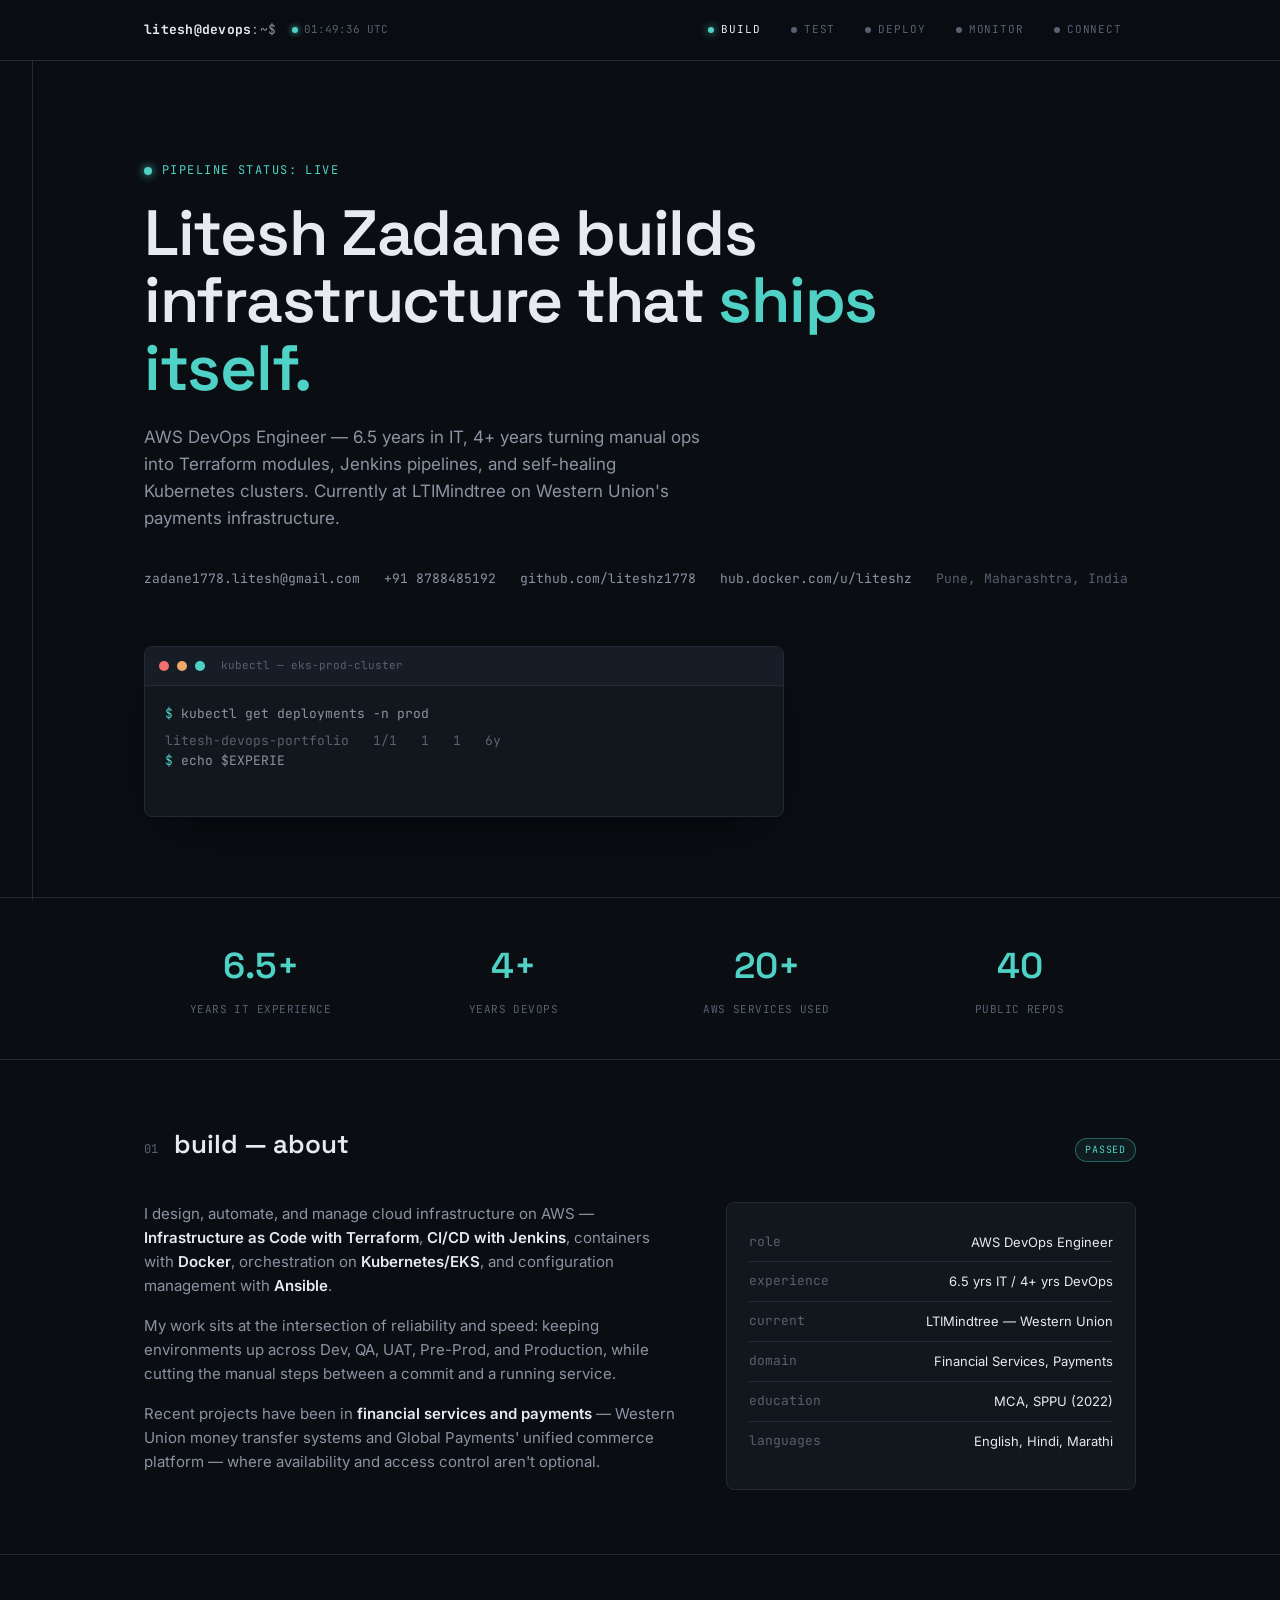
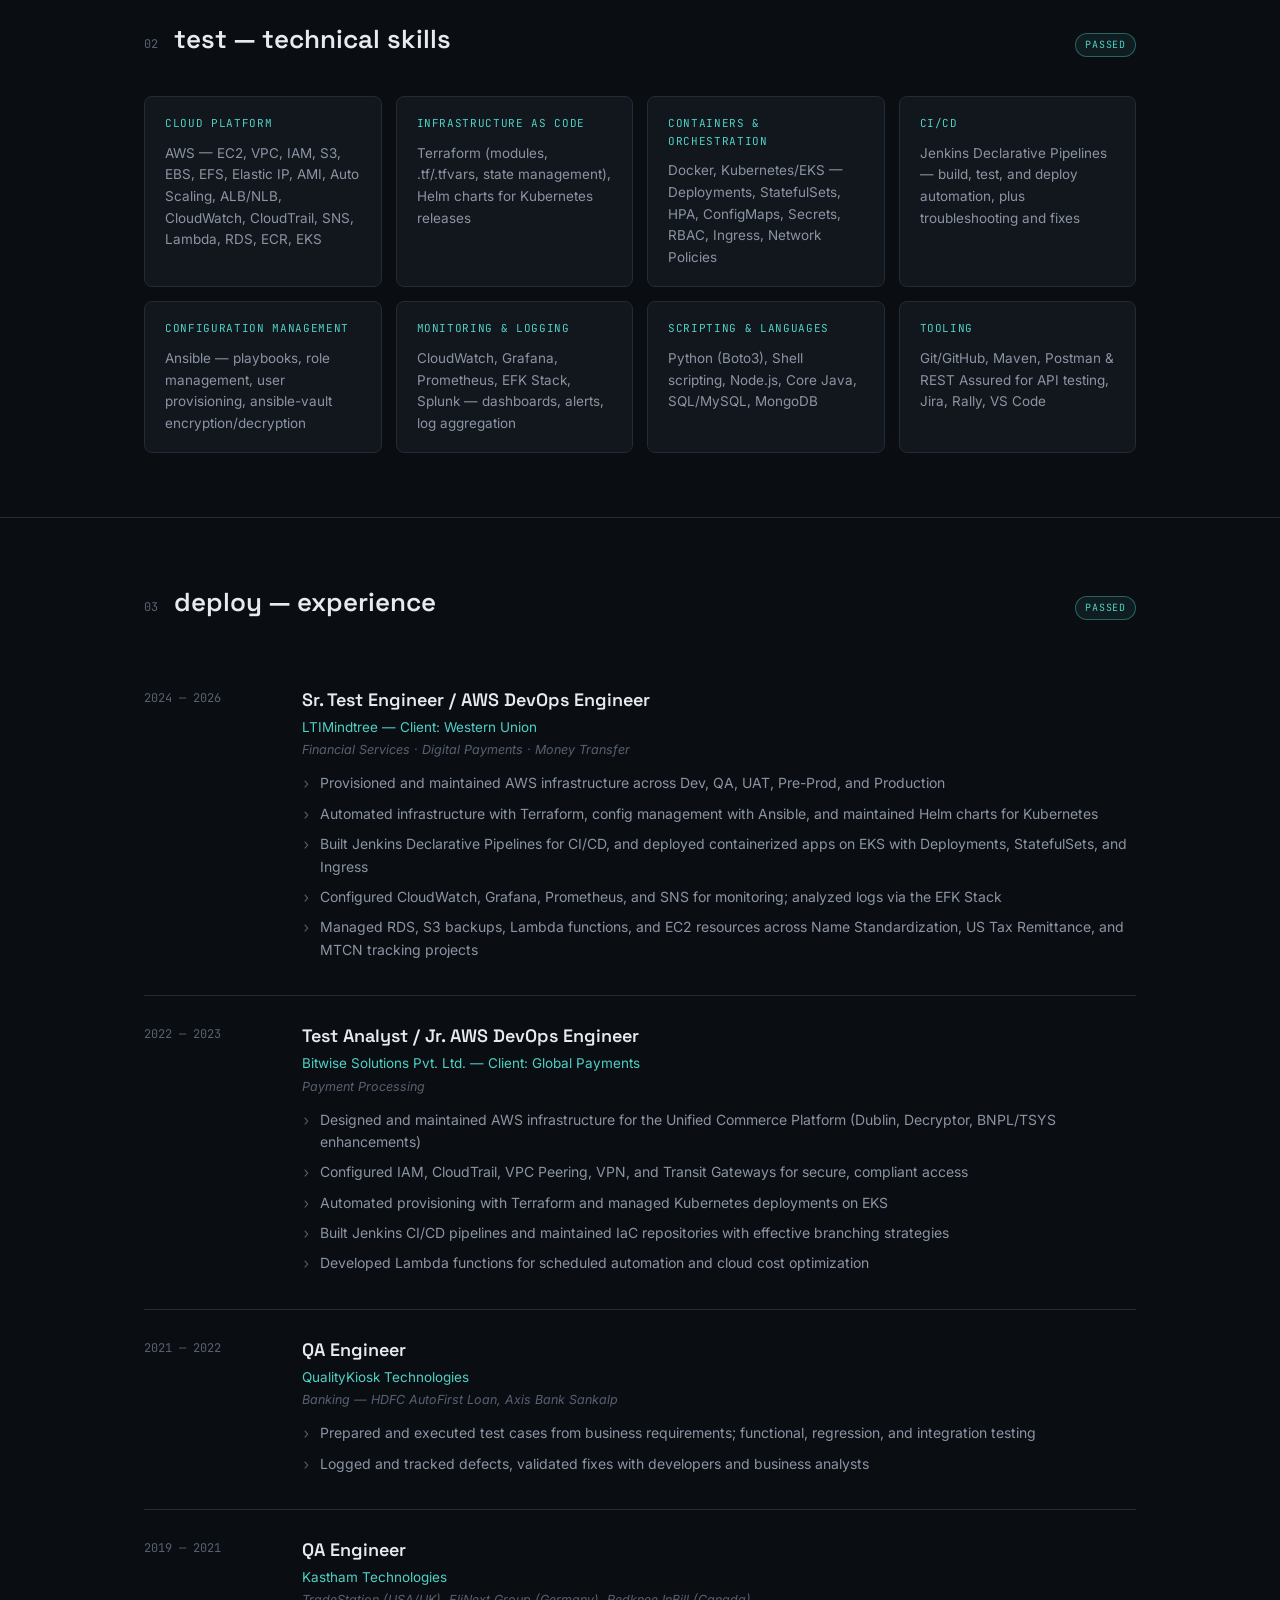
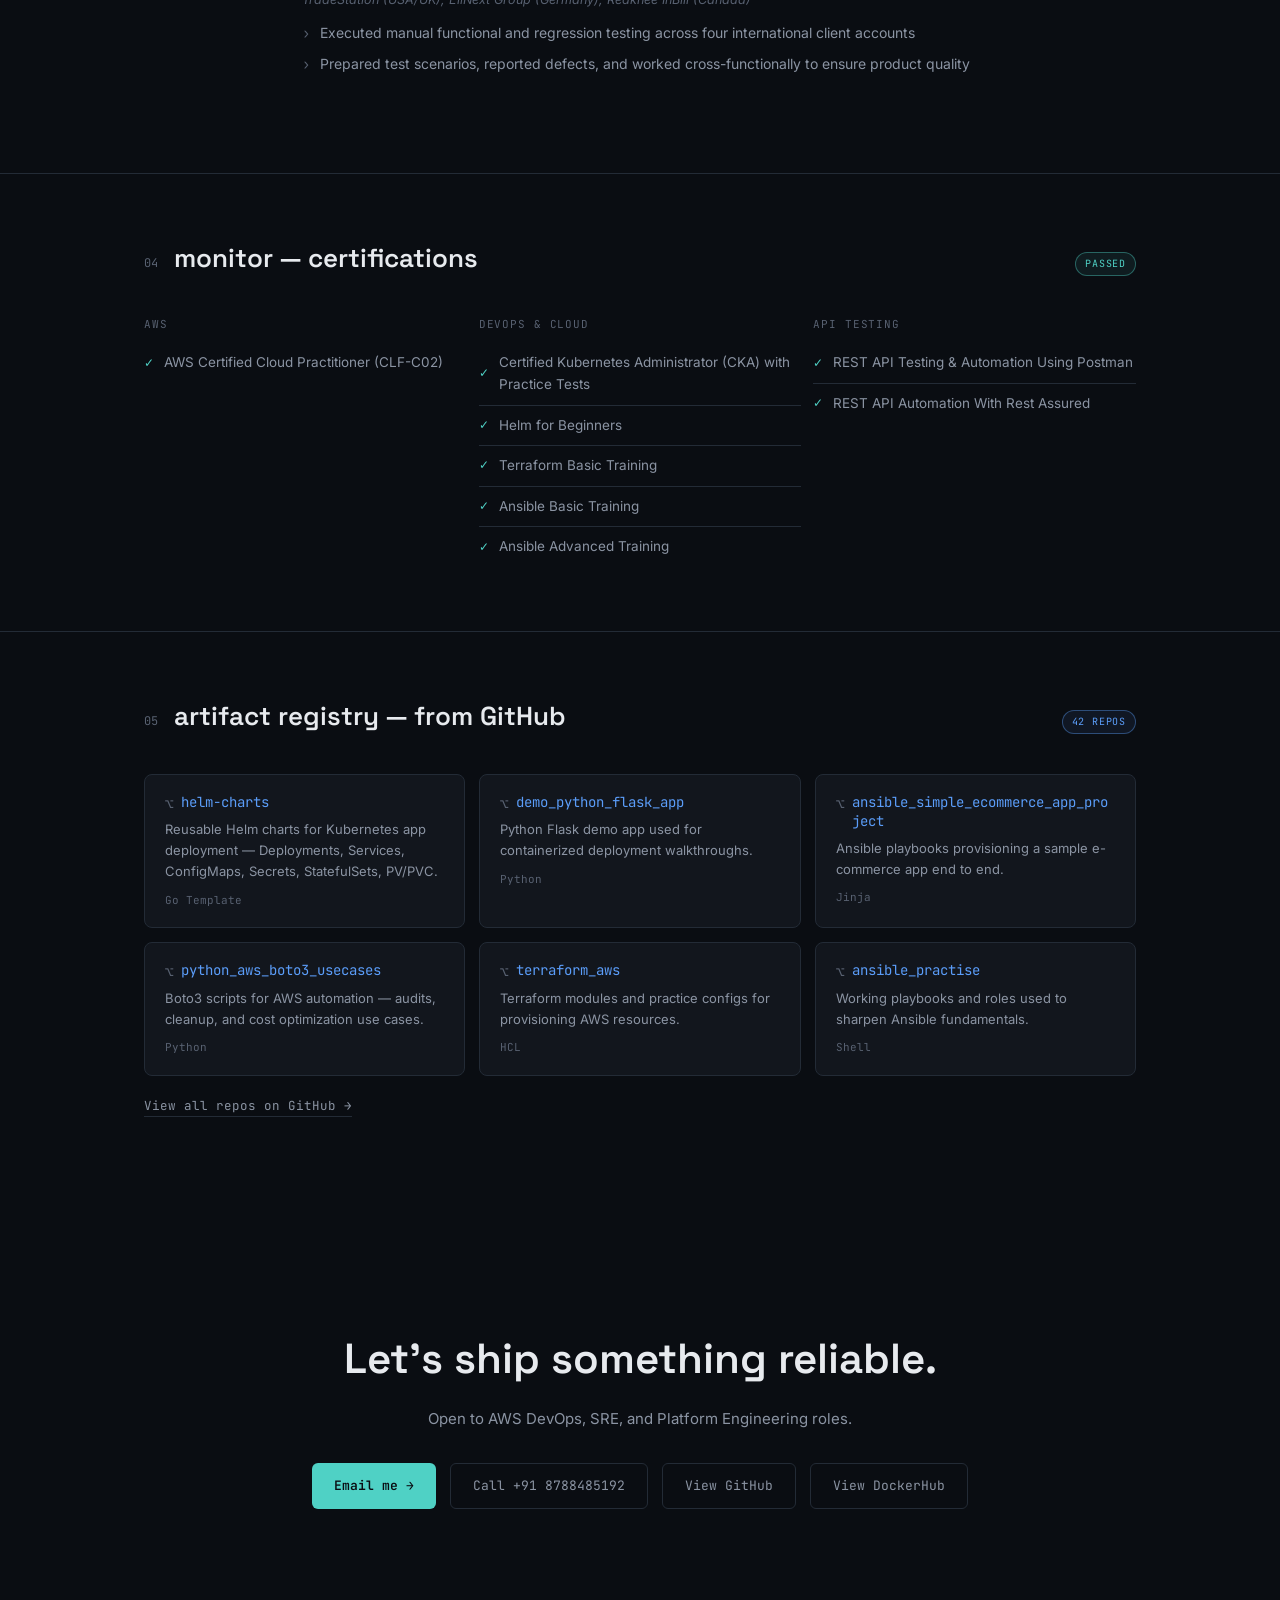
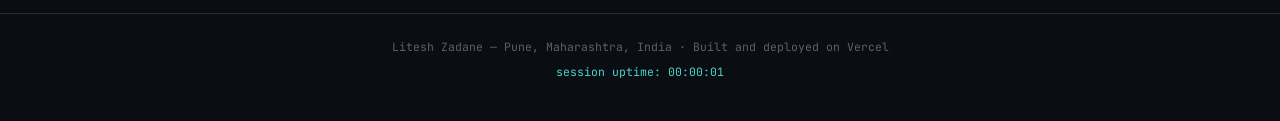
<file: index.html>
<!DOCTYPE html>
<html lang="en">
<head>
<meta charset="UTF-8">
<meta name="viewport" content="width=device-width, initial-scale=1.0">
<title>Litesh Zadane — AWS DevOps Engineer</title>
<meta name="description" content="Litesh Zadane, AWS DevOps Engineer. Infrastructure as Code, Kubernetes, CI/CD, and cloud automation.">
<link rel="preconnect" href="https://fonts.googleapis.com">
<link href="https://fonts.googleapis.com/css2?family=Space+Grotesk:wght@400;500;600;700&family=Inter:wght@400;500;600&family=JetBrains+Mono:wght@400;500;600&display=swap" rel="stylesheet">
<style>
  :root{
    --bg:#0A0D12;
    --surface:#12161D;
    --surface-alt:#171D26;
    --border:#232B36;
    --text:#E7EAEE;
    --text-dim:#8B94A3;
    --text-faint:#586171;
    --teal:#4FD1C5;
    --amber:#F0A868;
    --blue:#5B9DF9;
    --red:#F0716E;
    --display: 'Space Grotesk', sans-serif;
    --body: 'Inter', sans-serif;
    --mono: 'JetBrains Mono', monospace;
  }
  *{margin:0;padding:0;box-sizing:border-box;}
  html{scroll-behavior:smooth;}
  body{
    background:var(--bg);
    color:var(--text);
    font-family:var(--body);
    line-height:1.6;
    overflow-x:hidden;
  }
  a{color:inherit;text-decoration:none;}
  .wrap{max-width:1040px;margin:0 auto;padding:0 24px;}

  /* ---------- Pipeline nav ---------- */
  .pipeline-nav{
    position:sticky;top:0;z-index:100;
    background:rgba(10,13,18,0.88);
    backdrop-filter:blur(10px);
    border-bottom:1px solid var(--border);
  }
  .pipeline-nav .wrap{
    display:flex;align-items:center;justify-content:space-between;
    height:60px;
  }
  .brand-group{display:flex;align-items:center;gap:16px;}
  .brand{font-family:var(--mono);font-size:13px;color:var(--text-dim);letter-spacing:0.02em;}
  .brand b{color:var(--text);}
  .live-clock{
    font-family:var(--mono);font-size:11px;color:var(--text-faint);
    display:flex;align-items:center;gap:6px;
  }
  .live-clock .pulse-dot{
    width:6px;height:6px;border-radius:50%;background:var(--teal);
    box-shadow:0 0 6px var(--teal);animation:pulse 2s ease-in-out infinite;
  }
  .stages{display:flex;gap:2px;align-items:center;}
  .stage-link{
    font-family:var(--mono);font-size:11px;letter-spacing:0.08em;text-transform:uppercase;
    color:var(--text-faint);padding:8px 14px;border-radius:3px;
    display:flex;align-items:center;gap:7px;transition:color .2s;
    cursor:pointer;
  }
  .stage-link .dot{width:6px;height:6px;border-radius:50%;background:var(--text-faint);transition:background .3s,box-shadow .3s;}
  .stage-link.active{color:var(--text);}
  .stage-link.active .dot{background:var(--teal);box-shadow:0 0 8px var(--teal);}
  .stage-link:hover{color:var(--text);}
  @media (max-width:720px){
    .stage-link span.label{display:none;}
    .stages{gap:10px;}
    .live-clock{display:none;}
  }

  /* ---------- Vertical pipeline rail ---------- */
  .rail{
    position:fixed;left:32px;top:0;bottom:0;width:1px;
    background:var(--border);z-index:1;
    display:none;
  }
  @media (min-width:1120px){.rail{display:block;}}
  .rail-fill{
    position:absolute;left:0;top:0;width:1px;background:var(--teal);
    height:0%;transition:height .15s linear;
    box-shadow:0 0 10px var(--teal);
  }

  /* ---------- Hero ---------- */
  .hero{padding:100px 0 80px;position:relative;}
  .eyebrow{
    font-family:var(--mono);font-size:12px;color:var(--teal);
    letter-spacing:0.12em;text-transform:uppercase;margin-bottom:20px;
    display:flex;align-items:center;gap:10px;
  }
  .eyebrow::before{content:'';width:8px;height:8px;background:var(--teal);border-radius:50%;
    box-shadow:0 0 10px var(--teal);animation:pulse 2s ease-in-out infinite;}
  @keyframes pulse{0%,100%{opacity:1;}50%{opacity:0.4;}}
  h1{
    font-family:var(--display);font-size:clamp(38px,6vw,64px);font-weight:600;
    line-height:1.05;letter-spacing:-0.02em;max-width:820px;
  }
  h1 .accent{color:var(--teal);}
  .hero-sub{
    font-size:17px;color:var(--text-dim);max-width:560px;margin-top:22px;
  }
  .hero-meta{
    display:flex;flex-wrap:wrap;gap:24px;margin-top:36px;
    font-family:var(--mono);font-size:13px;color:var(--text-faint);
  }
  .hero-meta a{color:var(--text-dim);border-bottom:1px solid transparent;transition:.2s;}
  .hero-meta a:hover{color:var(--teal);border-color:var(--teal);}

  /* terminal */
  .terminal{
    margin-top:56px;background:var(--surface);border:1px solid var(--border);
    border-radius:8px;overflow:hidden;max-width:640px;
    box-shadow:0 20px 60px -20px rgba(0,0,0,0.6);
  }
  .term-bar{
    display:flex;align-items:center;gap:8px;padding:10px 14px;
    background:var(--surface-alt);border-bottom:1px solid var(--border);
  }
  .term-dot{width:10px;height:10px;border-radius:50%;}
  .term-bar .t1{background:#F0716E;}.term-bar .t2{background:#F0A868;}.term-bar .t3{background:#4FD1C5;}
  .term-title{font-family:var(--mono);font-size:11px;color:var(--text-faint);margin-left:8px;}
  .term-body{padding:18px 20px;font-family:var(--mono);font-size:13px;min-height:130px;}
  .term-line{color:var(--text-dim);margin-bottom:6px;}
  .term-line .prompt{color:var(--teal);}
  .term-out{color:var(--text-faint);white-space:pre;}
  .cursor{display:inline-block;width:7px;height:14px;background:var(--teal);vertical-align:middle;animation:blink 1s step-end infinite;}
  @keyframes blink{50%{opacity:0;}}

  /* ---------- Live stats ---------- */
  #stats{padding:40px 0;border-top:1px solid var(--border);}
  .stats-grid{
    display:grid;grid-template-columns:repeat(auto-fit,minmax(140px,1fr));
    gap:20px;text-align:center;
  }
  .stat-num{
    font-family:var(--display);font-size:36px;font-weight:600;color:var(--teal);
  }
  .stat-num.loading{
    font-family:var(--mono);font-size:13px;font-weight:500;color:var(--text-faint);
    letter-spacing:0;
  }
  .stat-label{
    font-family:var(--mono);font-size:11px;color:var(--text-faint);
    text-transform:uppercase;margin-top:6px;letter-spacing:0.04em;
  }

  /* ---------- Section shell ---------- */
  section{padding:64px 0;border-top:1px solid var(--border);position:relative;}
  .sec-head{display:flex;align-items:baseline;gap:16px;margin-bottom:36px;flex-wrap:wrap;}
  .sec-num{font-family:var(--mono);font-size:12px;color:var(--text-faint);}
  .sec-title{font-family:var(--display);font-size:26px;font-weight:600;}
  .status-chip{
    font-family:var(--mono);font-size:10px;letter-spacing:0.08em;text-transform:uppercase;
    padding:3px 9px;border-radius:100px;border:1px solid;margin-left:auto;
  }
  .status-chip.pass{color:var(--teal);border-color:rgba(79,209,197,0.4);background:rgba(79,209,197,0.08);}
  .status-chip.warn{color:var(--amber);border-color:rgba(240,168,104,0.4);background:rgba(240,168,104,0.08);}
  .status-chip.info{color:var(--blue);border-color:rgba(91,157,249,0.4);background:rgba(91,157,249,0.08);}

  /* ---------- About ---------- */
  .about-grid{display:grid;grid-template-columns:1.3fr 1fr;gap:48px;}
  @media (max-width:780px){.about-grid{grid-template-columns:1fr;}}
  .about-grid p{color:var(--text-dim);margin-bottom:16px;font-size:15px;}
  .about-grid p b{color:var(--text);font-weight:600;}
  .facts{background:var(--surface);border:1px solid var(--border);border-radius:8px;padding:20px 22px;}
  .fact-row{display:flex;justify-content:space-between;padding:9px 0;border-bottom:1px solid var(--border);font-size:13px;}
  .fact-row:last-child{border-bottom:none;}
  .fact-row .k{color:var(--text-faint);font-family:var(--mono);}
  .fact-row .v{color:var(--text);text-align:right;}

  /* ---------- Skills / architecture groups ---------- */
  .arch-grid{display:grid;grid-template-columns:repeat(auto-fit,minmax(230px,1fr));gap:14px;}
  .arch-card{
    background:var(--surface);border:1px solid var(--border);border-radius:8px;padding:18px 20px;
    transition:border-color .2s,transform .2s;
  }
  .arch-card:hover{border-color:var(--teal);transform:translateY(-2px);}
  .arch-card .arch-label{
    font-family:var(--mono);font-size:11px;color:var(--teal);letter-spacing:0.06em;
    text-transform:uppercase;margin-bottom:10px;display:block;
  }
  .arch-card p{font-size:13.5px;color:var(--text-dim);}

  /* ---------- Experience timeline ---------- */
  .exp-item{
    display:grid;grid-template-columns:130px 1fr;gap:28px;padding:26px 0;
    border-bottom:1px solid var(--border);
  }
  .exp-item:last-child{border-bottom:none;}
  @media (max-width:640px){.exp-item{grid-template-columns:1fr;gap:8px;}}
  .exp-time{font-family:var(--mono);font-size:12px;color:var(--text-faint);padding-top:3px;}
  .exp-role{font-family:var(--display);font-size:18px;font-weight:600;margin-bottom:2px;}
  .exp-org{font-size:13.5px;color:var(--teal);margin-bottom:2px;}
  .exp-domain{font-size:12.5px;color:var(--text-faint);margin-bottom:12px;font-style:italic;}
  .exp-list{list-style:none;}
  .exp-list li{
    position:relative;padding-left:18px;font-size:14px;color:var(--text-dim);margin-bottom:8px;
  }
  .exp-list li::before{content:'›';position:absolute;left:0;color:var(--text-faint);font-family:var(--mono);}

  /* ---------- Certifications ---------- */
  .cert-grid{display:grid;grid-template-columns:repeat(auto-fit,minmax(260px,1fr));gap:12px;}
  .cert-group-title{
    font-family:var(--mono);font-size:11px;color:var(--text-faint);text-transform:uppercase;
    letter-spacing:0.08em;margin-bottom:10px;
  }
  .cert-row{
    display:flex;align-items:center;gap:10px;padding:9px 0;font-size:13.5px;color:var(--text-dim);
    border-bottom:1px solid var(--border);
  }
  .cert-row:last-child{border-bottom:none;}
  .cert-check{color:var(--teal);font-family:var(--mono);font-size:12px;}
  a.cert-row{transition:color .2s;}
  a.cert-row:hover{color:var(--teal);}

  /* ---------- Repos / connect ---------- */
  .repo-grid{display:grid;grid-template-columns:repeat(auto-fit,minmax(240px,1fr));gap:14px;}
  .repo-card{
    display:block;background:var(--surface);border:1px solid var(--border);border-radius:8px;padding:18px 20px;
    transition:border-color .2s;
  }
  .repo-card:hover{border-color:var(--blue);}
  .repo-name{
    font-family:var(--mono);font-size:14px;color:var(--blue);margin-bottom:6px;
    display:flex;align-items:flex-start;gap:8px;
    overflow-wrap:anywhere;
    word-break:break-word;
    line-height:1.4;
  }
  .repo-name::before{content:'⌥';color:var(--text-faint);flex-shrink:0;margin-top:1px;}
  .repo-desc{font-size:13px;color:var(--text-dim);margin-bottom:10px;}
  .repo-lang{font-family:var(--mono);font-size:11px;color:var(--text-faint);}
  .repo-row-more{
    font-family:var(--mono);font-size:12.5px;color:var(--text-dim);
    border-bottom:1px solid var(--border);padding-bottom:2px;transition:.2s;
  }
  .repo-row-more:hover{color:var(--blue);border-color:var(--blue);}

  /* ---------- Contact / footer ---------- */
  .contact-cta{
    text-align:center;padding:80px 0 40px;
  }
  .contact-cta h2{font-family:var(--display);font-size:clamp(28px,4vw,42px);font-weight:600;margin-bottom:14px;}
  .contact-cta p{color:var(--text-dim);font-size:15px;margin-bottom:32px;}
  .cta-row{display:flex;gap:14px;justify-content:center;flex-wrap:wrap;}
  .btn{
    font-family:var(--mono);font-size:13px;padding:12px 22px;border-radius:6px;
    display:inline-flex;align-items:center;gap:8px;transition:.2s;
  }
  .btn-primary{background:var(--teal);color:#0A0D12;font-weight:600;}
  .btn-primary:hover{background:#6be0d5;}
  .btn-ghost{border:1px solid var(--border);color:var(--text-dim);}
  .btn-ghost:hover{border-color:var(--text-dim);color:var(--text);}

  footer{
    padding:24px 0 40px;text-align:center;font-family:var(--mono);
    font-size:11.5px;color:var(--text-faint);border-top:1px solid var(--border);
  }
  footer .uptime-line{margin-top:6px;color:var(--teal);}

  /* ---------- Back to top ---------- */
  .back-to-top{
    position:fixed;right:24px;bottom:24px;z-index:90;
    width:42px;height:42px;border-radius:8px;
    background:var(--surface);border:1px solid var(--border);
    color:var(--text-dim);font-family:var(--mono);font-size:16px;
    display:flex;align-items:center;justify-content:center;
    cursor:pointer;opacity:0;pointer-events:none;
    transform:translateY(8px);
    transition:opacity .25s,transform .25s,border-color .2s,color .2s;
  }
  .back-to-top.visible{opacity:1;pointer-events:auto;transform:translateY(0);}
  .back-to-top:hover{border-color:var(--teal);color:var(--teal);}
  @media (max-width:640px){
    .back-to-top{right:16px;bottom:16px;width:38px;height:38px;}
  }
</style>
</head>
<body>

<div class="rail"><div class="rail-fill" id="railFill"></div></div>

<nav class="pipeline-nav">
  <div class="wrap">
    <div class="brand-group">
      <div class="brand"><b>litesh@devops</b>:~$</div>
      <div class="live-clock">
        <span class="pulse-dot"></span>
        <span id="clockText">--:--:-- UTC</span>
      </div>
    </div>
    <div class="stages" id="stages">
      <a class="stage-link" data-target="about"><span class="dot"></span><span class="label">build</span></a>
      <a class="stage-link" data-target="skills"><span class="dot"></span><span class="label">test</span></a>
      <a class="stage-link" data-target="experience"><span class="dot"></span><span class="label">deploy</span></a>
      <a class="stage-link" data-target="certifications"><span class="dot"></span><span class="label">monitor</span></a>
      <a class="stage-link" data-target="contact"><span class="dot"></span><span class="label">connect</span></a>
    </div>
  </div>
</nav>

<header class="hero">
  <div class="wrap">
    <div class="eyebrow">pipeline status: live</div>
    <h1>Litesh Zadane builds infrastructure that<span class="accent"> ships itself.</span></h1>
    <p class="hero-sub">AWS DevOps Engineer — 6.5 years in IT, 4+ years turning manual ops into Terraform modules, Jenkins pipelines, and self-healing Kubernetes clusters. Currently at LTIMindtree on Western Union's payments infrastructure.</p>
    <div class="hero-meta">
		<a href="mailto:zadane1778.litesh@gmail.com">zadane1778.litesh@gmail.com</a>
		<a href="tel:+918788485192">+91 8788485192</a>
		<a href="https://github.com/liteshz1778" target="_blank" rel="noopener">github.com/liteshz1778</a>
		<a href="https://hub.docker.com/u/liteshz" target="_blank" rel="noopener">hub.docker.com/u/liteshz</a>
		<span>Pune, Maharashtra, India</span>
	</div>

    <div class="terminal">
      <div class="term-bar">
        <span class="term-dot t1"></span><span class="term-dot t2"></span><span class="term-dot t3"></span>
        <span class="term-title">kubectl — eks-prod-cluster</span>
      </div>
      <div class="term-body" id="termBody"></div>
    </div>
  </div>
</header>

<section id="stats">
  <div class="wrap">
    <div class="stats-grid">
      <div>
        <div class="stat-num" data-target="6.5" data-suffix="+" id="stat1">0</div>
        <div class="stat-label">years IT experience</div>
      </div>
      <div>
        <div class="stat-num" data-target="4" data-suffix="+" id="stat2">0</div>
        <div class="stat-label">years DevOps</div>
      </div>
      <div>
        <div class="stat-num" data-target="20" data-suffix="+" id="stat3">0</div>
        <div class="stat-label">AWS services used</div>
      </div>
      <div>
        <div class="stat-num loading" data-target="40" data-suffix="" id="stat4">Fetching…</div>
        <div class="stat-label">public repos</div>
      </div>
    </div>
  </div>
</section>

<section id="about">
  <div class="wrap">
    <div class="sec-head">
      <span class="sec-num">01</span>
      <span class="sec-title">build — about</span>
      <span class="status-chip pass">passed</span>
    </div>
    <div class="about-grid">
      <div>
        <p>I design, automate, and manage cloud infrastructure on AWS — <b>Infrastructure as Code with Terraform</b>, <b>CI/CD with Jenkins</b>, containers with <b>Docker</b>, orchestration on <b>Kubernetes/EKS</b>, and configuration management with <b>Ansible</b>.</p>
        <p>My work sits at the intersection of reliability and speed: keeping environments up across Dev, QA, UAT, Pre-Prod, and Production, while cutting the manual steps between a commit and a running service.</p>
        <p>Recent projects have been in <b>financial services and payments</b> — Western Union money transfer systems and Global Payments' unified commerce platform — where availability and access control aren't optional.</p>
      </div>
      <div class="facts">
        <div class="fact-row"><span class="k">role</span><span class="v">AWS DevOps Engineer</span></div>
        <div class="fact-row"><span class="k">experience</span><span class="v">6.5 yrs IT / 4+ yrs DevOps</span></div>
        <div class="fact-row"><span class="k">current</span><span class="v">LTIMindtree — Western Union</span></div>
        <div class="fact-row"><span class="k">domain</span><span class="v">Financial Services, Payments</span></div>
        <div class="fact-row"><span class="k">education</span><span class="v">MCA, SPPU (2022)</span></div>
        <div class="fact-row"><span class="k">languages</span><span class="v">English, Hindi, Marathi</span></div>
      </div>
    </div>
  </div>
</section>

<section id="skills">
  <div class="wrap">
    <div class="sec-head">
      <span class="sec-num">02</span>
      <span class="sec-title">test — technical skills</span>
      <span class="status-chip pass">passed</span>
    </div>
    <div class="arch-grid">
      <div class="arch-card">
        <span class="arch-label">Cloud Platform</span>
        <p>AWS — EC2, VPC, IAM, S3, EBS, EFS, Elastic IP, AMI, Auto Scaling, ALB/NLB, CloudWatch, CloudTrail, SNS, Lambda, RDS, ECR, EKS</p>
      </div>
      <div class="arch-card">
        <span class="arch-label">Infrastructure as Code</span>
        <p>Terraform (modules, .tf/.tfvars, state management), Helm charts for Kubernetes releases</p>
      </div>
      <div class="arch-card">
        <span class="arch-label">Containers & Orchestration</span>
        <p>Docker, Kubernetes/EKS — Deployments, StatefulSets, HPA, ConfigMaps, Secrets, RBAC, Ingress, Network Policies</p>
      </div>
      <div class="arch-card">
        <span class="arch-label">CI/CD</span>
        <p>Jenkins Declarative Pipelines — build, test, and deploy automation, plus troubleshooting and fixes</p>
      </div>
      <div class="arch-card">
        <span class="arch-label">Configuration Management</span>
        <p>Ansible — playbooks, role management, user provisioning, ansible-vault encryption/decryption</p>
      </div>
      <div class="arch-card">
        <span class="arch-label">Monitoring & Logging</span>
        <p>CloudWatch, Grafana, Prometheus, EFK Stack, Splunk — dashboards, alerts, log aggregation</p>
      </div>
      <div class="arch-card">
        <span class="arch-label">Scripting & Languages</span>
        <p>Python (Boto3), Shell scripting, Node.js, Core Java, SQL/MySQL, MongoDB</p>
      </div>
      <div class="arch-card">
        <span class="arch-label">Tooling</span>
        <p>Git/GitHub, Maven, Postman & REST Assured for API testing, Jira, Rally, VS Code</p>
      </div>
    </div>
  </div>
</section>

<section id="experience">
  <div class="wrap">
    <div class="sec-head">
      <span class="sec-num">03</span>
      <span class="sec-title">deploy — experience</span>
      <span class="status-chip pass">passed</span>
    </div>

    <div class="exp-item">
      <div class="exp-time">2024 — 2026</div>
      <div>
        <div class="exp-role">Sr. Test Engineer / AWS DevOps Engineer</div>
        <div class="exp-org">LTIMindtree — Client: Western Union</div>
        <div class="exp-domain">Financial Services · Digital Payments · Money Transfer</div>
        <ul class="exp-list">
          <li>Provisioned and maintained AWS infrastructure across Dev, QA, UAT, Pre-Prod, and Production</li>
          <li>Automated infrastructure with Terraform, config management with Ansible, and maintained Helm charts for Kubernetes</li>
          <li>Built Jenkins Declarative Pipelines for CI/CD, and deployed containerized apps on EKS with Deployments, StatefulSets, and Ingress</li>
          <li>Configured CloudWatch, Grafana, Prometheus, and SNS for monitoring; analyzed logs via the EFK Stack</li>
          <li>Managed RDS, S3 backups, Lambda functions, and EC2 resources across Name Standardization, US Tax Remittance, and MTCN tracking projects</li>
        </ul>
      </div>
    </div>

    <div class="exp-item">
      <div class="exp-time">2022 — 2023</div>
      <div>
        <div class="exp-role">Test Analyst / Jr. AWS DevOps Engineer</div>
        <div class="exp-org">Bitwise Solutions Pvt. Ltd. — Client: Global Payments</div>
        <div class="exp-domain">Payment Processing</div>
        <ul class="exp-list">
          <li>Designed and maintained AWS infrastructure for the Unified Commerce Platform (Dublin, Decryptor, BNPL/TSYS enhancements)</li>
          <li>Configured IAM, CloudTrail, VPC Peering, VPN, and Transit Gateways for secure, compliant access</li>
          <li>Automated provisioning with Terraform and managed Kubernetes deployments on EKS</li>
          <li>Built Jenkins CI/CD pipelines and maintained IaC repositories with effective branching strategies</li>
          <li>Developed Lambda functions for scheduled automation and cloud cost optimization</li>
        </ul>
      </div>
    </div>

    <div class="exp-item">
      <div class="exp-time">2021 — 2022</div>
      <div>
        <div class="exp-role">QA Engineer</div>
        <div class="exp-org">QualityKiosk Technologies</div>
        <div class="exp-domain">Banking — HDFC AutoFirst Loan, Axis Bank Sankalp</div>
        <ul class="exp-list">
          <li>Prepared and executed test cases from business requirements; functional, regression, and integration testing</li>
          <li>Logged and tracked defects, validated fixes with developers and business analysts</li>
        </ul>
      </div>
    </div>

    <div class="exp-item">
      <div class="exp-time">2019 — 2021</div>
      <div>
        <div class="exp-role">QA Engineer</div>
        <div class="exp-org">Kastham Technologies</div>
        <div class="exp-domain">TradeStation (USA/UK), EliNext Group (Germany), Redknee InBill (Canada)</div>
        <ul class="exp-list">
          <li>Executed manual functional and regression testing across four international client accounts</li>
          <li>Prepared test scenarios, reported defects, and worked cross-functionally to ensure product quality</li>
        </ul>
      </div>
    </div>
  </div>
</section>

<section id="certifications">
  <div class="wrap">
    <div class="sec-head">
      <span class="sec-num">04</span>
      <span class="sec-title">monitor — certifications</span>
      <span class="status-chip pass">passed</span>
    </div>
    <div class="cert-grid">
      <div>
        <div class="cert-group-title">AWS</div>
        <a class="cert-row" href="https://www.credly.com/badges/4b4a07da-2f17-4f1e-a7d3-8e8f2d9840f3/public_url" target="_blank" rel="noopener"><span class="cert-check">✓</span>AWS Certified Cloud Practitioner (CLF-C02)</a>
      </div>
      <div>
        <div class="cert-group-title">DevOps & Cloud</div>
		<a class="cert-row" href="https://drive.google.com/file/d/1OXgvT6BqFUJUmI0Ptsx9UCZpzEe6P09r/view?usp=sharing" target="_blank" rel="noopener"><span class="cert-check">✓</span>Certified Kubernetes Administrator (CKA) with Practice Tests</a>
        <a class="cert-row" href="https://drive.google.com/file/d/1za4R7vW9BiBj8br8CqwAgN-_w2k53ZOo/view?usp=sharing" target="_blank" rel="noopener"><span class="cert-check">✓</span>Helm for Beginners</a>
		<a class="cert-row" href="https://drive.google.com/file/d/1hFJfO7uy8Bmp5AzfwckwV6vWiZSdDafA/view?usp=sharing" target="_blank" rel="noopener"><span class="cert-check">✓</span>Terraform Basic Training</a>
        <a class="cert-row" href="https://drive.google.com/file/d/1JxCQ30G57xE5-FO89owgsiDf-6UsOGMl/view?usp=sharing" target="_blank" rel="noopener"><span class="cert-check">✓</span>Ansible Basic Training</a>
        <a class="cert-row" href="https://drive.google.com/file/d/1VId1SE8SGYMx5INRwm32GpGJWgmzpRpr/view?usp=sharing" target="_blank" rel="noopener"><span class="cert-check">✓</span>Ansible Advanced Training</a>
      </div>
      <div>
        <div class="cert-group-title">API Testing</div>
        <a class="cert-row" href="https://drive.google.com/file/d/1ZDgOKyPGfd_nFa-uc-7gtHqW1usqID0k/view?usp=sharing" target="_blank" rel="noopener"><span class="cert-check">✓</span>REST API Testing & Automation Using Postman</a>
        <a class="cert-row" href="https://drive.google.com/file/d/16E2eHr2bgScjb9_4tCHXx4Zk4_zFjn68/view?usp=sharing" target="_blank" rel="noopener"><span class="cert-check">✓</span>REST API Automation With Rest Assured</a>
      </div>
    </div>
  </div>
</section>

<section id="repos">
  <div class="wrap">
    <div class="sec-head">
      <span class="sec-num">05</span>
      <span class="sec-title">artifact registry — from GitHub</span>
      <span class="status-chip info" id="repoCountChip">42 repos</span>
    </div>
    <div class="repo-grid" id="repoGrid">
      <!-- Static fallback, shown only if the live GitHub API fetch fails or is rate-limited -->
      <a class="repo-card" href="https://github.com/liteshz1778/helm-charts" target="_blank" rel="noopener">
        <div class="repo-name">helm-charts</div>
        <div class="repo-desc">Reusable Helm charts for Kubernetes app deployment — Deployments, Services, ConfigMaps, Secrets, StatefulSets, PV/PVC.</div>
        <div class="repo-lang">Go Template</div>
      </a>
      <a class="repo-card" href="https://github.com/liteshz1778/demo_python_flask_app" target="_blank" rel="noopener">
        <div class="repo-name">demo_python_flask_app</div>
        <div class="repo-desc">Python Flask demo app used for containerized deployment walkthroughs.</div>
        <div class="repo-lang">Python</div>
      </a>
      <a class="repo-card" href="https://github.com/liteshz1778/ansible_simple_ecommerce_app_project" target="_blank" rel="noopener">
        <div class="repo-name">ansible_simple_ecommerce_app_project</div>
        <div class="repo-desc">Ansible playbooks provisioning a sample e-commerce app end to end.</div>
        <div class="repo-lang">Jinja</div>
      </a>
      <a class="repo-card" href="https://github.com/liteshz1778/python_aws_boto3_usecases" target="_blank" rel="noopener">
        <div class="repo-name">python_aws_boto3_usecases</div>
        <div class="repo-desc">Boto3 scripts for AWS automation — audits, cleanup, and cost optimization use cases.</div>
        <div class="repo-lang">Python</div>
      </a>
      <a class="repo-card" href="https://github.com/liteshz1778/terraform_aws" target="_blank" rel="noopener">
        <div class="repo-name">terraform_aws</div>
        <div class="repo-desc">Terraform modules and practice configs for provisioning AWS resources.</div>
        <div class="repo-lang">HCL</div>
      </a>
      <a class="repo-card" href="https://github.com/liteshz1778/ansible_practise" target="_blank" rel="noopener">
        <div class="repo-name">ansible_practise</div>
        <div class="repo-desc">Working playbooks and roles used to sharpen Ansible fundamentals.</div>
        <div class="repo-lang">Shell</div>
      </a>
    </div>
    <div style="margin-top:16px;">
      <a class="repo-row-more" href="https://github.com/liteshz1778?tab=repositories" target="_blank" rel="noopener">View all repos on GitHub →</a>
    </div>
  </div>
</section>

<section id="contact" style="border-top:none;">
  <div class="wrap contact-cta">
    <h2>Let's ship something reliable.</h2>
    <p>Open to AWS DevOps, SRE, and Platform Engineering roles.</p>
    <div class="cta-row">
      <a class="btn btn-primary" href="mailto:zadane1778.litesh@gmail.com">Email me →</a>
	  <a class="btn btn-ghost" href="tel:+918788485192">Call +91 8788485192</a>
      <a class="btn btn-ghost" href="https://github.com/liteshz1778" target="_blank" rel="noopener">View GitHub</a>
	  <a class="btn btn-ghost" href="https://hub.docker.com/u/liteshz" target="_blank" rel="noopener">View DockerHub</a>
    </div>
  </div>
</section>

<button class="back-to-top" id="backToTop" aria-label="Back to top">↑</button>

<footer>
  Litesh Zadane — Pune, Maharashtra, India · Built and deployed on Vercel
  <div class="uptime-line">session uptime: <span id="uptime">00:00:00</span></div>
</footer>

<script src="script.js"></script>
</body>
</html>
</file>
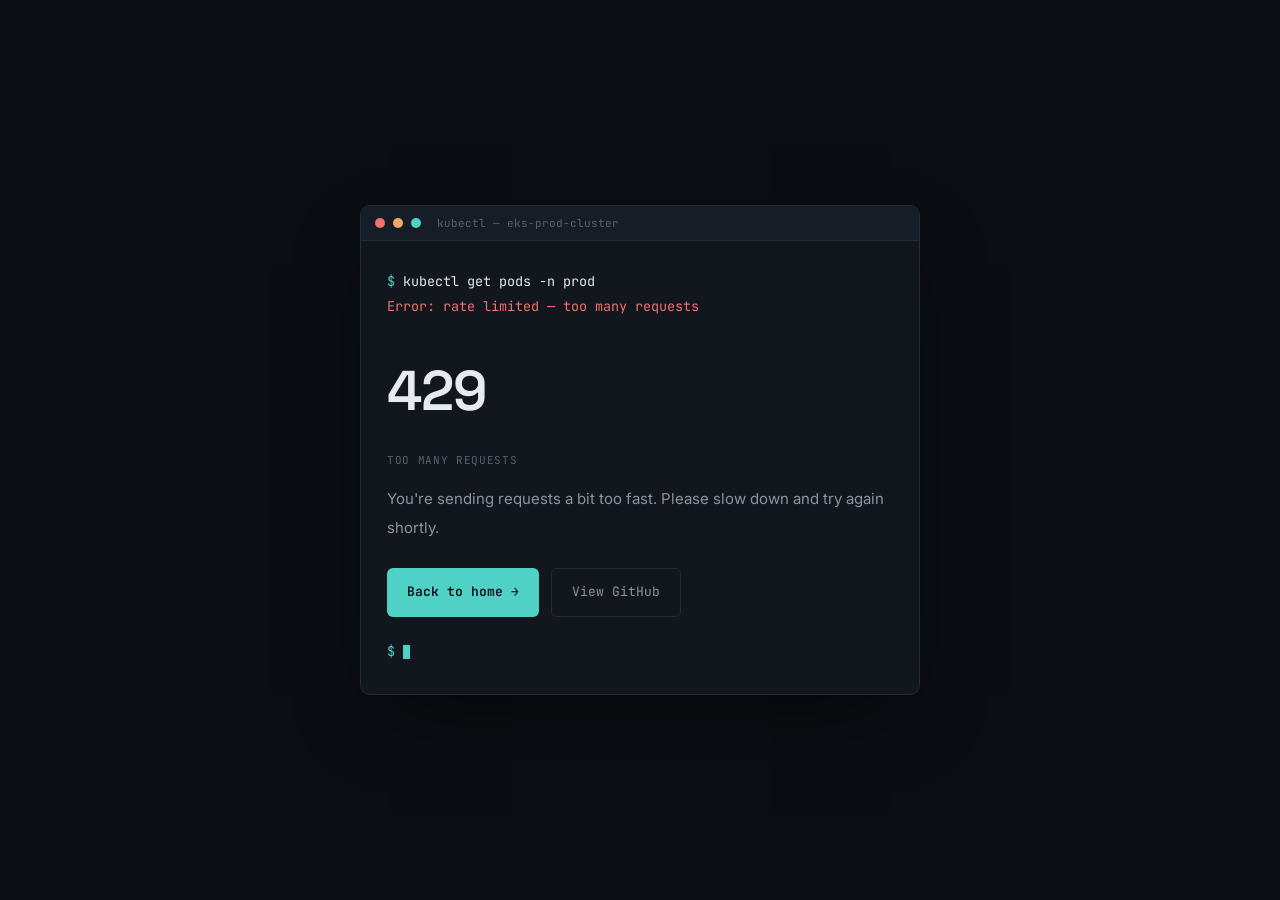
<file: errors/429.html>
<!DOCTYPE html>
<html lang="en">
<head>
<meta charset="UTF-8">
<meta name="viewport" content="width=device-width, initial-scale=1.0">
<title>429 Too Many Requests — Litesh Zadane</title>
<meta name="description" content="Too Many Requests">
<meta name="robots" content="noindex">
<link rel="preconnect" href="https://fonts.googleapis.com">
<link href="https://fonts.googleapis.com/css2?family=Space+Grotesk:wght@400;500;600;700&family=Inter:wght@400;500;600&family=JetBrains+Mono:wght@400;500;600&display=swap" rel="stylesheet">
<link rel="stylesheet" href="../assets/css/error-theme.css">
</head>
<body>
  <div class="card">
    <div class="term-bar">
      <span class="term-dot t1"></span><span class="term-dot t2"></span><span class="term-dot t3"></span>
      <span class="term-title">kubectl — eks-prod-cluster</span>
    </div>
    <div class="term-body">
      <div><span class="prompt">$</span> kubectl get pods -n prod</div>
      <div class="out-err">Error: rate limited — too many requests</div>

      <div class="code">429</div>
      <div class="status-label">Too Many Requests</div>
      <p class="msg">You're sending requests a bit too fast. Please slow down and try again shortly.</p>

      <div class="btn-row">
        <a class="btn btn-primary" href="/">Back to home →</a>
        <a class="btn btn-ghost" href="https://github.com/liteshz1778" target="_blank" rel="noopener">View GitHub</a>
      </div>

      <div style="margin-top:22px;color:var(--text-faint);">
        <span class="prompt">$</span> <span class="cursor"></span>
      </div>
    </div>
  </div>
</body>
</html>
</file>
<file: assets/css/error-theme.css>
:root{
  --bg:#0A0D12;
  --surface:#12161D;
  --surface-alt:#171D26;
  --border:#232B36;
  --text:#E7EAEE;
  --text-dim:#8B94A3;
  --text-faint:#586171;
  --teal:#4FD1C5;
  --amber:#F0A868;
  --red:#F0716E;
  --display:'Space Grotesk', sans-serif;
  --body:'Inter', sans-serif;
  --mono:'JetBrains Mono', monospace;
}
*{margin:0;padding:0;box-sizing:border-box;}
html,body{height:100%;}
body{
  background:var(--bg);color:var(--text);font-family:var(--body);
  display:flex;align-items:center;justify-content:center;padding:24px;
}
a{color:inherit;text-decoration:none;}
.card{
  max-width:560px;width:100%;background:var(--surface);
  border:1px solid var(--border);border-radius:10px;overflow:hidden;
  box-shadow:0 30px 80px -30px rgba(0,0,0,0.7);
}
.term-bar{
  display:flex;align-items:center;gap:8px;padding:10px 14px;
  background:var(--surface-alt);border-bottom:1px solid var(--border);
}
.term-dot{width:10px;height:10px;border-radius:50%;}
.term-bar .t1{background:var(--red);}.term-bar .t2{background:var(--amber);}.term-bar .t3{background:var(--teal);}
.term-title{font-family:var(--mono);font-size:11px;color:var(--text-faint);margin-left:8px;}
.term-body{padding:28px 26px 30px;font-family:var(--mono);font-size:13.5px;line-height:1.9;}
.prompt{color:var(--teal);}
.out-err{color:var(--red);}
.out-dim{color:var(--text-faint);}
.status-label{
  font-family:var(--mono);font-size:11px;color:var(--text-faint);
  letter-spacing:0.06em;text-transform:uppercase;margin-bottom:14px;
}
.code{
  font-family:var(--display);font-size:56px;font-weight:600;color:var(--text);
  letter-spacing:-0.02em;margin:18px 0 6px;
}
.msg{color:var(--text-dim);font-size:15px;font-family:var(--body);margin-bottom:26px;}
.btn-row{display:flex;gap:12px;flex-wrap:wrap;}
.btn{
  font-family:var(--mono);font-size:13px;padding:11px 20px;border-radius:6px;
  display:inline-flex;align-items:center;gap:8px;transition:.2s;
}
.btn-primary{background:var(--teal);color:#0A0D12;font-weight:600;}
.btn-primary:hover{background:#6be0d5;}
.btn-ghost{border:1px solid var(--border);color:var(--text-dim);}
.btn-ghost:hover{border-color:var(--text-dim);color:var(--text);}
.cursor{display:inline-block;width:7px;height:14px;background:var(--teal);vertical-align:middle;animation:blink 1s step-end infinite;}
@keyframes blink{50%{opacity:0;}}
</file>
